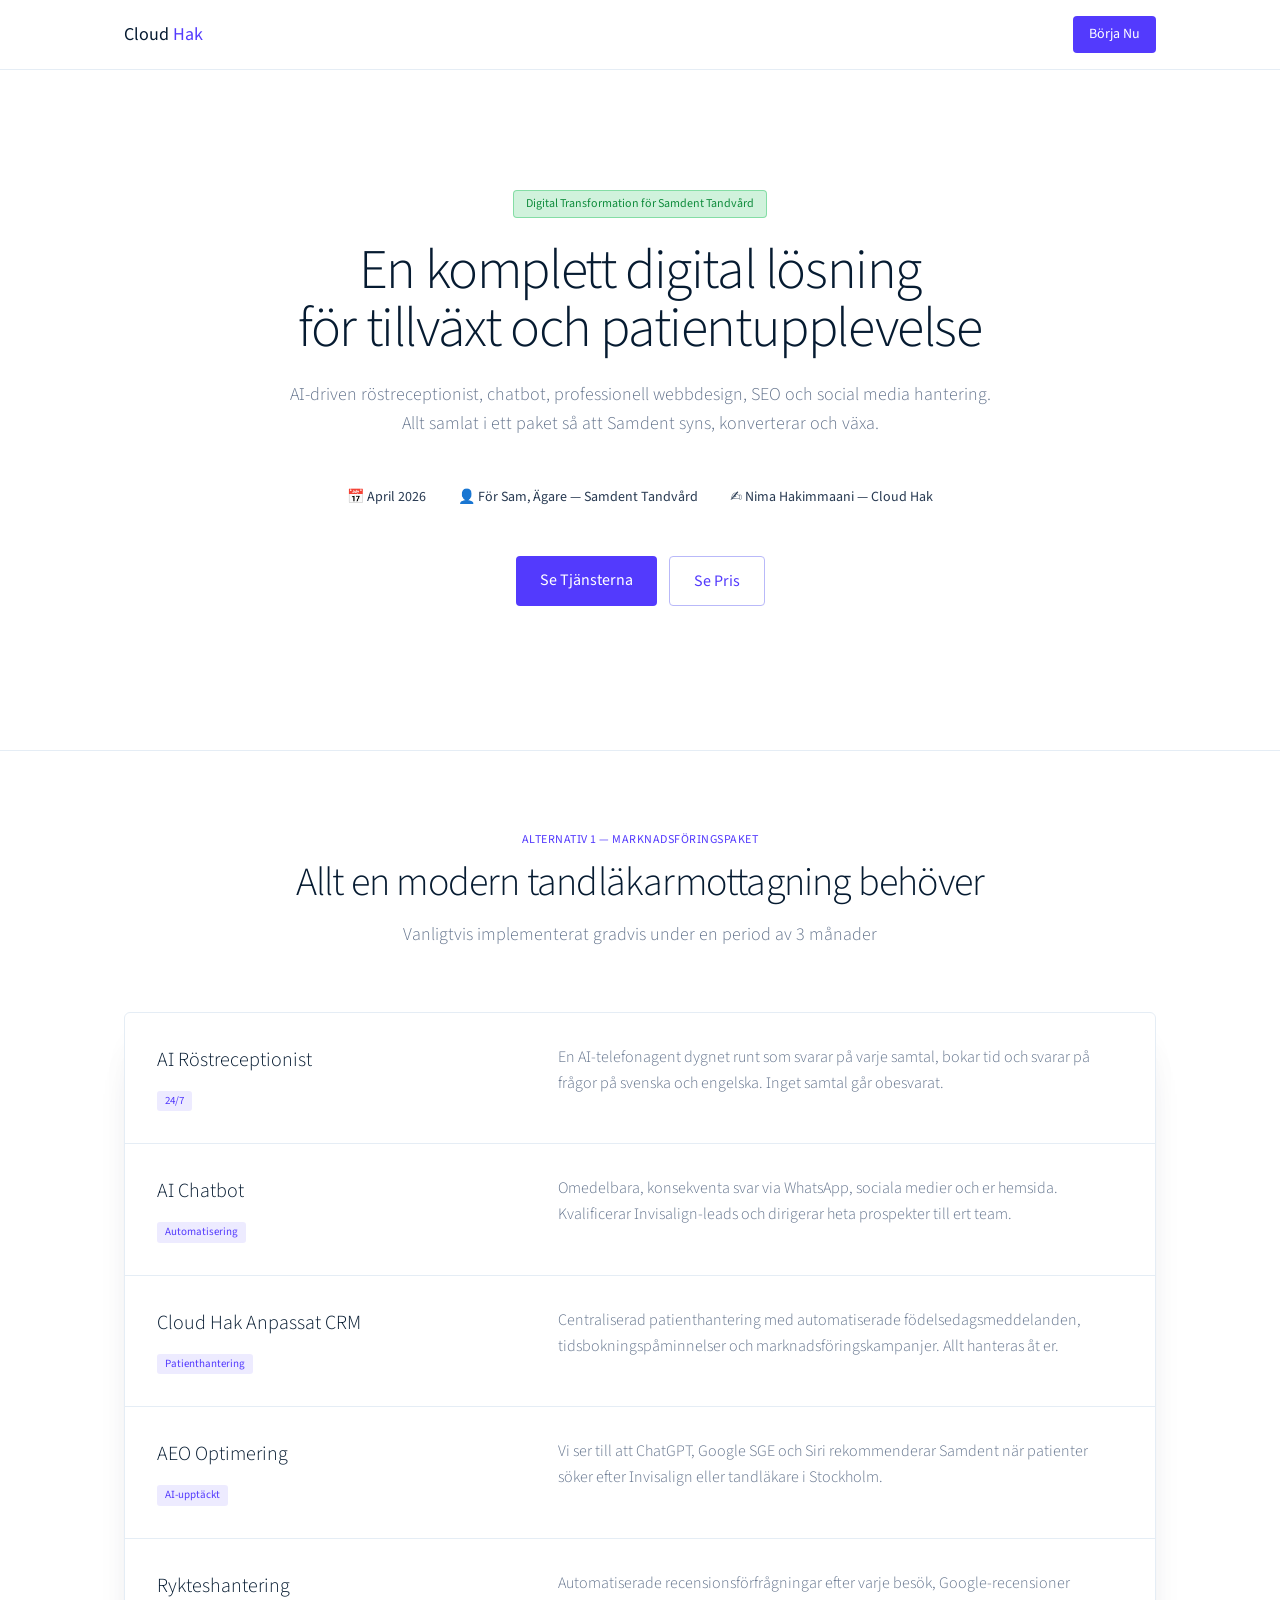
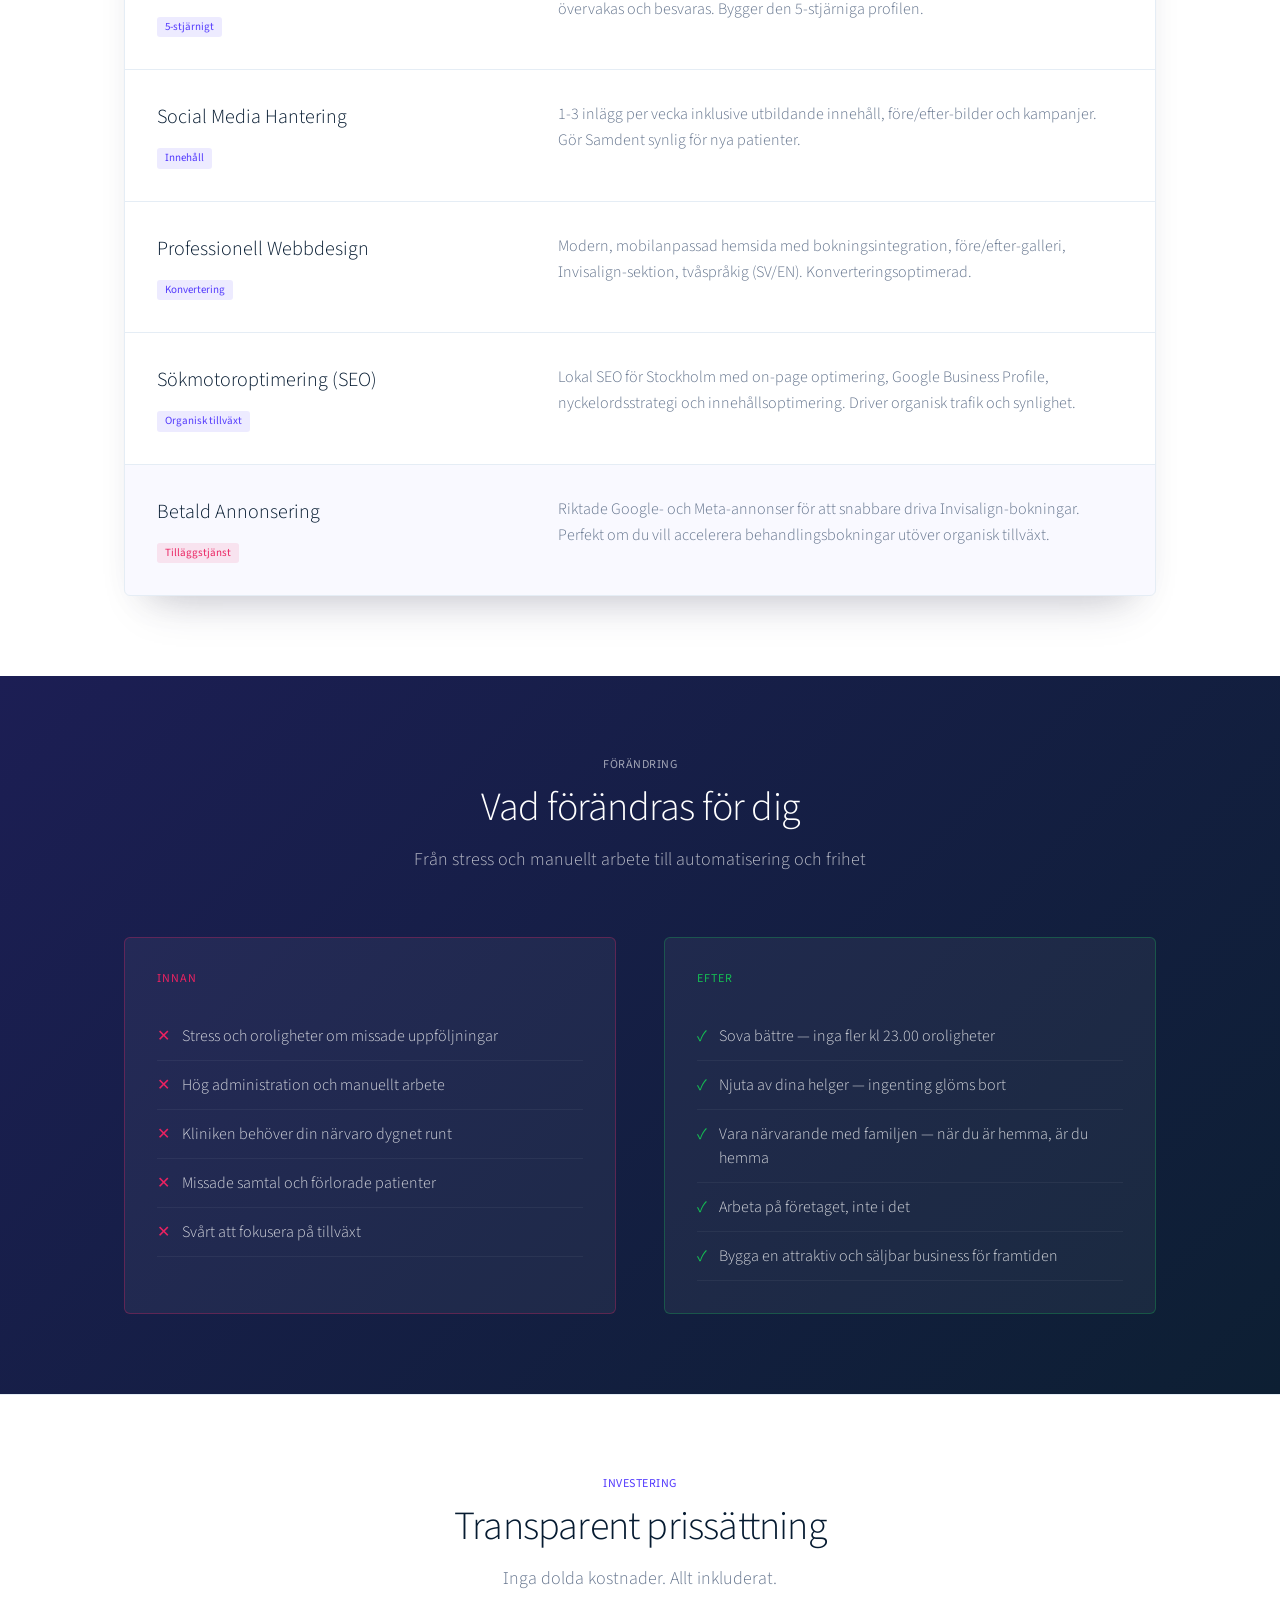
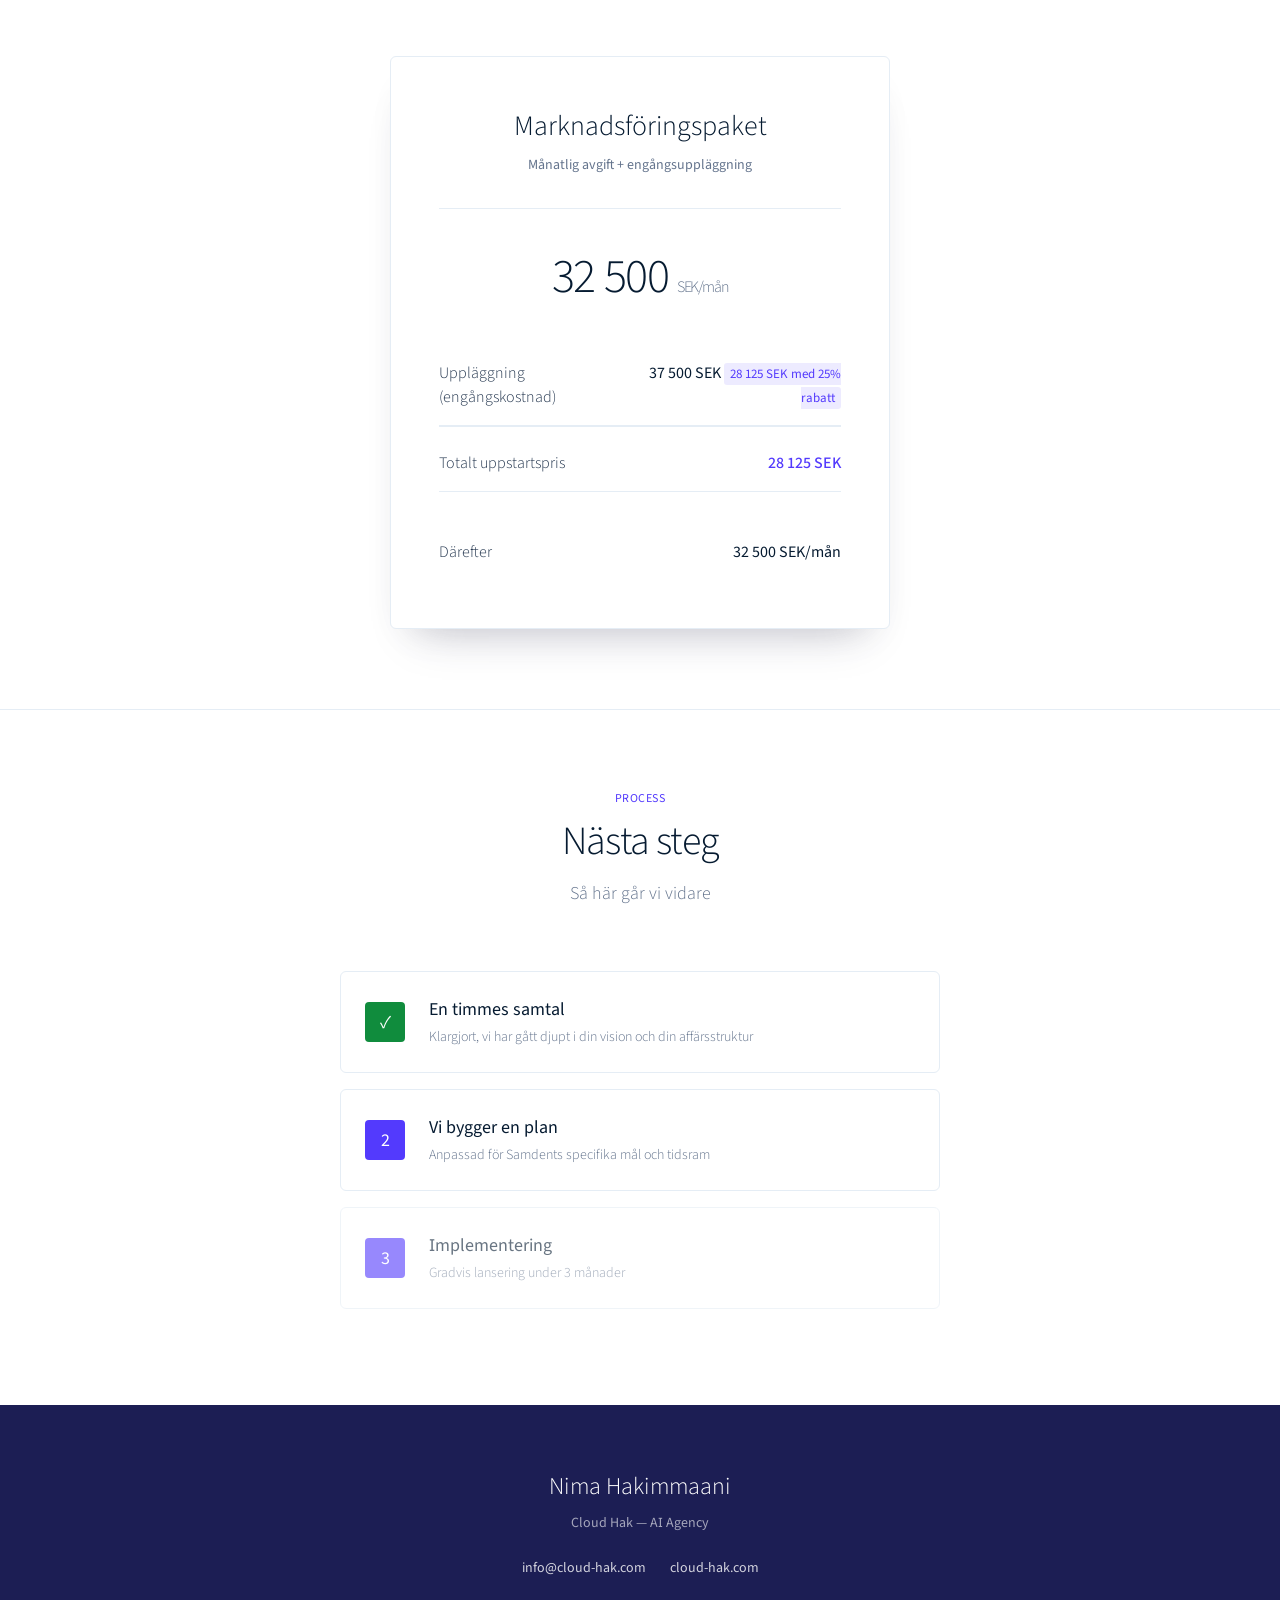
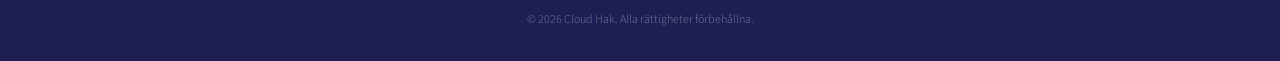
<file: proposal.html>
<!DOCTYPE html>
<html lang="sv">
<head>
  <meta charset="UTF-8">
  <meta name="viewport" content="width=device-width, initial-scale=1.0">
  <title>Cloud Hak — Digital Transformation för Samdent Tandvård</title>
  <link href="https://fonts.googleapis.com/css2?family=Source+Sans+3:wght@300;400;500;600&family=Source+Code+Pro:wght@400;500;700&display=swap" rel="stylesheet">
  <style>
    :root {
      --color-bg: #ffffff;
      --color-heading: #061b31;
      --color-body: #64748d;
      --color-label: #273951;
      --color-primary: #533afd;
      --color-primary-hover: #4434d4;
      --color-border: #e5edf5;
      --color-border-purple: #b9b9f9;
      --color-shadow-blue: rgba(50,50,93,0.25);
      --color-shadow-black: rgba(0,0,0,0.1);
      --color-success-bg: rgba(21,190,83,0.2);
      --color-success-text: #108c3d;
      --color-brand-dark: #1c1e54;
    }

    * {
      margin: 0;
      padding: 0;
      box-sizing: border-box;
    }

    body {
      font-family: 'Source Sans 3', system-ui, -apple-system, 'Segoe UI', Roboto, sans-serif;
      font-weight: 300;
      color: var(--color-heading);
      background: var(--color-bg);
      line-height: 1.5;
      font-feature-settings: "ss01";
    }

    .container {
      max-width: 1080px;
      margin: 0 auto;
      padding: 0 24px;
    }

    /* Navigation */
    nav {
      position: sticky;
      top: 0;
      background: rgba(255,255,255,0.95);
      backdrop-filter: blur(12px);
      border-bottom: 1px solid var(--color-border);
      z-index: 100;
      padding: 16px 0;
    }

    .nav-inner {
      display: flex;
      justify-content: space-between;
      align-items: center;
    }

    .logo {
      font-size: 18px;
      font-weight: 400;
      color: var(--color-heading);
      font-feature-settings: "ss01";
    }

    .logo span {
      color: var(--color-primary);
    }

    .nav-cta {
      background: var(--color-primary);
      color: white;
      padding: 8px 16px;
      border-radius: 4px;
      font-weight: 400;
      text-decoration: none;
      font-size: 14px;
      transition: background 0.2s ease;
    }

    .nav-cta:hover {
      background: var(--color-primary-hover);
    }

    /* Hero Section */
    .hero {
      padding: 120px 0 80px;
      text-align: center;
    }

    .hero-tag {
      display: inline-block;
      background: var(--color-success-bg);
      color: var(--color-success-text);
      padding: 4px 12px;
      border-radius: 4px;
      font-size: 12px;
      font-weight: 400;
      margin-bottom: 24px;
      border: 1px solid rgba(21,190,83,0.4);
    }

    .hero h1 {
      font-size: 56px;
      font-weight: 300;
      line-height: 1.03;
      letter-spacing: -1.4px;
      margin-bottom: 24px;
      color: var(--color-heading);
      font-feature-settings: "ss01";
    }

    .hero-subtitle {
      font-size: 18px;
      font-weight: 300;
      line-height: 1.6;
      color: var(--color-body);
      max-width: 720px;
      margin: 0 auto 48px;
      font-feature-settings: "ss01";
    }

    .hero-meta {
      display: flex;
      justify-content: center;
      gap: 32px;
      font-size: 14px;
      color: var(--color-label);
      font-weight: 400;
      margin-bottom: 48px;
    }

    .hero-meta-item {
      display: flex;
      align-items: center;
      gap: 8px;
    }

    /* Buttons */
    .btn-group {
      display: flex;
      gap: 12px;
      justify-content: center;
      margin-bottom: 64px;
    }

    .btn-primary {
      background: var(--color-primary);
      color: white;
      padding: 12px 24px;
      border-radius: 4px;
      font-weight: 400;
      text-decoration: none;
      font-size: 16px;
      transition: all 0.2s ease;
      border: none;
      cursor: pointer;
    }

    .btn-primary:hover {
      background: var(--color-primary-hover);
      transform: translateY(-1px);
    }

    .btn-ghost {
      background: transparent;
      color: var(--color-primary);
      padding: 12px 24px;
      border-radius: 4px;
      font-weight: 400;
      text-decoration: none;
      font-size: 16px;
      border: 1px solid var(--color-border-purple);
      transition: all 0.2s ease;
      cursor: pointer;
    }

    .btn-ghost:hover {
      background: rgba(83,58,253,0.05);
    }

    /* Section Styles */
    section {
      padding: 80px 0;
      border-top: 1px solid var(--color-border);
    }

    section:first-of-type {
      border-top: none;
    }

    .section-header {
      text-align: center;
      margin-bottom: 64px;
    }

    .section-label {
      font-size: 12px;
      font-weight: 400;
      color: var(--color-primary);
      text-transform: uppercase;
      letter-spacing: 0.5px;
      margin-bottom: 12px;
    }

    .section-title {
      font-size: 40px;
      font-weight: 300;
      line-height: 1.1;
      letter-spacing: -0.8px;
      color: var(--color-heading);
      margin-bottom: 16px;
      font-feature-settings: "ss01";
    }

    .section-subtitle {
      font-size: 18px;
      font-weight: 300;
      color: var(--color-body);
      max-width: 600px;
      margin: 0 auto;
      font-feature-settings: "ss01";
    }

    /* Services Table */
    .services-table {
      background: white;
      border: 1px solid var(--color-border);
      border-radius: 6px;
      overflow: hidden;
      box-shadow: var(--color-shadow-blue) 0px 30px 45px -30px, var(--color-shadow-black) 0px 18px 36px -18px;
    }

    .service-row {
      display: grid;
      grid-template-columns: 2fr 3fr;
      padding: 32px;
      border-bottom: 1px solid var(--color-border);
      align-items: start;
      gap: 24px;
      transition: background 0.2s ease;
    }

    .service-row:hover {
      background: rgba(83,58,253,0.02);
    }

    .service-row:last-child {
      border-bottom: none;
    }

    .service-name {
      font-size: 20px;
      font-weight: 300;
      color: var(--color-heading);
      margin-bottom: 8px;
      font-feature-settings: "ss01";
    }

    .service-tag {
      display: inline-block;
      background: rgba(83,58,253,0.1);
      color: var(--color-primary);
      padding: 2px 8px;
      border-radius: 3px;
      font-size: 11px;
      font-weight: 400;
      margin-top: 8px;
    }

    .service-desc {
      font-size: 16px;
      font-weight: 300;
      line-height: 1.6;
      color: var(--color-body);
      font-feature-settings: "ss01";
    }

    /* Before/After Section */
    .before-after {
      background: linear-gradient(135deg, var(--color-brand-dark) 0%, #0d1f33 100%);
      color: white;
      border-top: none;
      border-bottom: none;
    }

    .before-after .section-title {
      color: white;
    }

    .before-after .section-subtitle {
      color: rgba(255,255,255,0.7);
    }

    .comparison-grid {
      display: grid;
      grid-template-columns: 1fr 1fr;
      gap: 48px;
      margin-top: 64px;
    }

    .comparison-card {
      background: rgba(255,255,255,0.05);
      border: 1px solid rgba(255,255,255,0.1);
      border-radius: 6px;
      padding: 32px;
    }

    .comparison-card.before {
      border-color: rgba(234,34,97,0.3);
    }

    .comparison-card.after {
      border-color: rgba(21,190,83,0.3);
    }

    .comparison-label {
      font-size: 12px;
      font-weight: 400;
      text-transform: uppercase;
      letter-spacing: 1px;
      margin-bottom: 24px;
    }

    .comparison-card.before .comparison-label {
      color: #ea2261;
    }

    .comparison-card.after .comparison-label {
      color: #15be53;
    }

    .comparison-list {
      list-style: none;
    }

    .comparison-list li {
      padding: 12px 0;
      border-bottom: 1px solid rgba(255,255,255,0.05);
      font-size: 16px;
      font-weight: 300;
      color: rgba(255,255,255,0.8);
      display: flex;
      align-items: start;
      gap: 12px;
      line-height: 1.5;
    }

    .comparison-card.before .comparison-list li::before {
      content: "✕";
      color: #ea2261;
      font-weight: 400;
    }

    .comparison-card.after .comparison-list li::before {
      content: "✓";
      color: #15be53;
      font-weight: 400;
    }

    /* Pricing Section */
    .pricing-card {
      background: white;
      border: 1px solid var(--color-border);
      border-radius: 6px;
      padding: 48px;
      max-width: 500px;
      margin: 0 auto;
      box-shadow: var(--color-shadow-blue) 0px 30px 45px -30px, var(--color-shadow-black) 0px 18px 36px -18px;
    }

    .pricing-header {
      text-align: center;
      margin-bottom: 32px;
      padding-bottom: 32px;
      border-bottom: 1px solid var(--color-border);
    }

    .pricing-title {
      font-size: 28px;
      font-weight: 300;
      color: var(--color-heading);
      margin-bottom: 8px;
      font-feature-settings: "ss01";
    }

    .pricing-period {
      font-size: 14px;
      color: var(--color-body);
      font-weight: 400;
    }

    .pricing-amount {
      text-align: center;
      font-size: 48px;
      font-weight: 300;
      color: var(--color-heading);
      letter-spacing: -1.4px;
      font-feature-settings: "ss01", "tnum";
      margin: 32px 0;
    }

    .pricing-amount small {
      font-size: 16px;
      color: var(--color-body);
      font-weight: 300;
    }

    .pricing-row {
      display: flex;
      justify-content: space-between;
      padding: 16px 0;
      border-bottom: 1px solid var(--color-border);
      font-size: 16px;
      font-weight: 300;
    }

    .pricing-row:last-child {
      border-bottom: none;
      padding-top: 24px;
      margin-top: 24px;
    }

    .pricing-row .label {
      color: var(--color-label);
    }

    .pricing-row .value {
      color: var(--color-heading);
      font-weight: 400;
      text-align: right;
    }

    .pricing-discount {
      color: var(--color-primary);
      font-size: 13px;
      font-weight: 400;
      background: rgba(83,58,253,0.1);
      padding: 2px 6px;
      border-radius: 3px;
    }

    /* Next Steps */
    .next-steps-list {
      max-width: 600px;
      margin: 0 auto;
    }

    .next-step-item {
      display: flex;
      align-items: center;
      gap: 24px;
      padding: 24px;
      background: white;
      border: 1px solid var(--color-border);
      border-radius: 6px;
      margin-bottom: 16px;
      transition: all 0.2s ease;
    }

    .next-step-item:hover {
      border-color: var(--color-border-purple);
      box-shadow: var(--color-shadow-blue) 0px 10px 20px -10px;
    }

    .step-number {
      width: 40px;
      height: 40px;
      background: var(--color-primary);
      color: white;
      border-radius: 4px;
      display: flex;
      align-items: center;
      justify-content: center;
      font-size: 18px;
      font-weight: 400;
      font-feature-settings: "ss01", "tnum";
      flex-shrink: 0;
    }

    .step-number.done {
      background: var(--color-success-text);
    }

    .step-content {
      flex: 1;
    }

    .step-title {
      font-size: 18px;
      font-weight: 400;
      color: var(--color-heading);
      margin-bottom: 4px;
      font-feature-settings: "ss01";
    }

    .step-desc {
      font-size: 14px;
      color: var(--color-body);
      font-weight: 300;
    }

    /* Footer */
    footer {
      background: var(--color-brand-dark);
      color: white;
      padding: 64px 0 32px;
      border-top: none;
    }

    .footer-content {
      text-align: center;
      max-width: 500px;
      margin: 0 auto;
    }

    .footer-name {
      font-size: 24px;
      font-weight: 300;
      margin-bottom: 8px;
      font-feature-settings: "ss01";
    }

    .footer-title {
      font-size: 14px;
      color: rgba(255,255,255,0.6);
      margin-bottom: 24px;
      font-weight: 400;
    }

    .footer-contact {
      display: flex;
      justify-content: center;
      gap: 24px;
      margin-bottom: 32px;
    }

    .footer-contact a {
      color: rgba(255,255,255,0.8);
      text-decoration: none;
      font-size: 14px;
      font-weight: 400;
      transition: color 0.2s ease;
    }

    .footer-contact a:hover {
      color: white;
    }

    .footer-copyright {
      font-size: 12px;
      color: rgba(255,255,255,0.4);
      font-weight: 300;
    }

    /* Responsive */
    @media (max-width: 768px) {
      .hero h1 {
        font-size: 36px;
        letter-spacing: -0.7px;
      }

      .hero-subtitle {
        font-size: 16px;
      }

      .service-row {
        grid-template-columns: 1fr;
        padding: 24px;
      }

      .comparison-grid {
        grid-template-columns: 1fr;
        gap: 24px;
      }

      .pricing-card {
        padding: 32px 24px;
      }

      .section-title {
        font-size: 32px;
      }
    }
  </style>
</head>
<body>
  <!-- Navigation -->
  <nav>
    <div class="container nav-inner">
      <div class="logo">Cloud <span>Hak</span></div>
      <a href="#kontakt" class="nav-cta">Börja Nu</a>
    </div>
  </nav>

  <!-- Hero -->
  <section class="hero">
    <div class="container">
      <span class="hero-tag">Digital Transformation för Samdent Tandvård</span>
      <h1>En komplett digital lösning<br>för tillväxt och patientupplevelse</h1>
      <p class="hero-subtitle">
        AI-driven röstreceptionist, chatbot, professionell webbdesign, SEO och social media hantering. 
        Allt samlat i ett paket så att Samdent syns, konverterar och växa.
      </p>
      <div class="hero-meta">
        <div class="hero-meta-item">📅 April 2026</div>
        <div class="hero-meta-item">👤 För Sam, Ägare — Samdent Tandvård</div>
        <div class="hero-meta-item">✍️ Nima Hakimmaani — Cloud Hak</div>
      </div>
      <div class="btn-group">
        <a href="#tjanster" class="btn-primary">Se Tjänsterna</a>
        <a href="#pris" class="btn-ghost">Se Pris</a>
      </div>
    </div>
  </section>

  <!-- Services -->
  <section id="tjanster">
    <div class="container">
      <div class="section-header">
        <div class="section-label">Alternativ 1 — Marknadsföringspaket</div>
        <h2 class="section-title">Allt en modern tandläkarmottagning behöver</h2>
        <p class="section-subtitle">Vanligtvis implementerat gradvis under en period av 3 månader</p>
      </div>
      <div class="services-table">
        <div class="service-row">
          <div>
            <div class="service-name">AI Röstreceptionist</div>
            <span class="service-tag">24/7</span>
          </div>
          <div class="service-desc">
            En AI-telefonagent dygnet runt som svarar på varje samtal, bokar tid och svarar på frågor 
            på svenska och engelska. Inget samtal går obesvarat.
          </div>
        </div>
        <div class="service-row">
          <div>
            <div class="service-name">AI Chatbot</div>
            <span class="service-tag">Automatisering</span>
          </div>
          <div class="service-desc">
            Omedelbara, konsekventa svar via WhatsApp, sociala medier och er hemsida. 
            Kvalificerar Invisalign-leads och dirigerar heta prospekter till ert team.
          </div>
        </div>
        <div class="service-row">
          <div>
            <div class="service-name">Cloud Hak Anpassat CRM</div>
            <span class="service-tag">Patienthantering</span>
          </div>
          <div class="service-desc">
            Centraliserad patienthantering med automatiserade födelsedagsmeddelanden, 
            tidsbokningspåminnelser och marknadsföringskampanjer. Allt hanteras åt er.
          </div>
        </div>
        <div class="service-row">
          <div>
            <div class="service-name">AEO Optimering</div>
            <span class="service-tag">AI-upptäckt</span>
          </div>
          <div class="service-desc">
            Vi ser till att ChatGPT, Google SGE och Siri rekommenderar Samdent när patienter 
            söker efter Invisalign eller tandläkare i Stockholm.
          </div>
        </div>
        <div class="service-row">
          <div>
            <div class="service-name">Rykteshantering</div>
            <span class="service-tag">5-stjärnigt</span>
          </div>
          <div class="service-desc">
            Automatiserade recensionsförfrågningar efter varje besök, Google-recensioner 
            övervakas och besvaras. Bygger den 5-stjärniga profilen.
          </div>
        </div>
        <div class="service-row">
          <div>
            <div class="service-name">Social Media Hantering</div>
            <span class="service-tag">Innehåll</span>
          </div>
          <div class="service-desc">
            1-3 inlägg per vecka inklusive utbildande innehåll, före/efter-bilder 
            och kampanjer. Gör Samdent synlig för nya patienter.
          </div>
        </div>
        <div class="service-row">
          <div>
            <div class="service-name">Professionell Webbdesign</div>
            <span class="service-tag">Konvertering</span>
          </div>
          <div class="service-desc">
            Modern, mobilanpassad hemsida med bokningsintegration, före/efter-galleri, 
            Invisalign-sektion, tvåspråkig (SV/EN). Konverteringsoptimerad.
          </div>
        </div>
        <div class="service-row">
          <div>
            <div class="service-name">Sökmotoroptimering (SEO)</div>
            <span class="service-tag">Organisk tillväxt</span>
          </div>
          <div class="service-desc">
            Lokal SEO för Stockholm med on-page optimering, Google Business Profile, 
            nyckelordsstrategi och innehållsoptimering. Driver organisk trafik och synlighet.
          </div>
        </div>
        <div class="service-row" style="background: rgba(83,58,253,0.03);">
          <div>
            <div class="service-name">Betald Annonsering</div>
            <span class="service-tag" style="background: rgba(234,34,97,0.1); color: #ea2261;">Tilläggstjänst</span>
          </div>
          <div class="service-desc">
            Riktade Google- och Meta-annonser för att snabbare driva Invisalign-bokningar. 
            Perfekt om du vill accelerera behandlingsbokningar utöver organisk tillväxt.
          </div>
        </div>
      </div>
    </div>
  </section>

  <!-- Before/After -->
  <section class="before-after">
    <div class="container">
      <div class="section-header">
        <div class="section-label" style="color: rgba(255,255,255,0.6);">Förändring</div>
        <h2 class="section-title">Vad förändras för dig</h2>
        <p class="section-subtitle">Från stress och manuellt arbete till automatisering och frihet</p>
      </div>
      <div class="comparison-grid">
        <div class="comparison-card before">
          <div class="comparison-label">Innan</div>
          <ul class="comparison-list">
            <li>Stress och oroligheter om missade uppföljningar</li>
            <li>Hög administration och manuellt arbete</li>
            <li>Kliniken behöver din närvaro dygnet runt</li>
            <li>Missade samtal och förlorade patienter</li>
            <li>Svårt att fokusera på tillväxt</li>
          </ul>
        </div>
        <div class="comparison-card after">
          <div class="comparison-label">Efter</div>
          <ul class="comparison-list">
            <li>Sova bättre — inga fler kl 23.00 oroligheter</li>
            <li>Njuta av dina helger — ingenting glöms bort</li>
            <li>Vara närvarande med familjen — när du är hemma, är du hemma</li>
            <li>Arbeta på företaget, inte i det</li>
            <li>Bygga en attraktiv och säljbar business för framtiden</li>
          </ul>
        </div>
      </div>
    </div>
  </section>

  <!-- Pricing -->
  <section id="pris">
    <div class="container">
      <div class="section-header">
        <div class="section-label">Investering</div>
        <h2 class="section-title">Transparent prissättning</h2>
        <p class="section-subtitle">Inga dolda kostnader. Allt inkluderat.</p>
      </div>
      <div class="pricing-card">
        <div class="pricing-header">
          <h3 class="pricing-title">Marknadsföringspaket</h3>
          <p class="pricing-period">Månatlig avgift + engångsuppläggning</p>
        </div>
        <div class="pricing-amount">
          32 500 <small>SEK/mån</small>
        </div>
        <div class="pricing-row">
          <span class="label">Uppläggning (engångskostnad)</span>
          <span class="value">37 500 SEK <span class="pricing-discount">28 125 SEK med 25% rabatt</span></span>
        </div>
        <div class="pricing-row" style="border-top: 1px solid var(--color-border); padding-top: 24px;">
          <span class="label">Totalt uppstartspris</span>
          <span class="value" style="color: var(--color-primary); font-weight: 500;">28 125 SEK</span>
        </div>
        <div class="pricing-row">
          <span class="label">Därefter</span>
          <span class="value">32 500 SEK/mån</span>
        </div>
      </div>
    </div>
  </section>

  <!-- Next Steps -->
  <section>
    <div class="container">
      <div class="section-header">
        <div class="section-label">Process</div>
        <h2 class="section-title">Nästa steg</h2>
        <p class="section-subtitle">Så här går vi vidare</p>
      </div>
      <div class="next-steps-list">
        <div class="next-step-item">
          <div class="step-number done">✓</div>
          <div class="step-content">
            <div class="step-title">En timmes samtal</div>
            <div class="step-desc">Klargjort, vi har gått djupt i din vision och din affärsstruktur</div>
          </div>
        </div>
        <div class="next-step-item">
          <div class="step-number">2</div>
          <div class="step-content">
            <div class="step-title">Vi bygger en plan</div>
            <div class="step-desc">Anpassad för Samdents specifika mål och tidsram</div>
          </div>
        </div>
        <div class="next-step-item" style="opacity: 0.6;">
          <div class="step-number">3</div>
          <div class="step-content">
            <div class="step-title">Implementering</div>
            <div class="step-desc">Gradvis lansering under 3 månader</div>
          </div>
        </div>
      </div>
    </div>
  </section>

  <!-- Footer -->
  <footer id="kontakt">
    <div class="container">
      <div class="footer-content">
        <h3 class="footer-name">Nima Hakimmaani</h3>
        <p class="footer-title">Cloud Hak — AI Agency</p>
        <div class="footer-contact">
          <a href="mailto:info@cloud-hak.com">info@cloud-hak.com</a>
          <a href="https://cloud-hak.com" target="_blank">cloud-hak.com</a>
        </div>
        <p class="footer-copyright">© 2026 Cloud Hak. Alla rättigheter förbehållna.</p>
      </div>
    </div>
  </footer>
</body>
</html>
</file>
